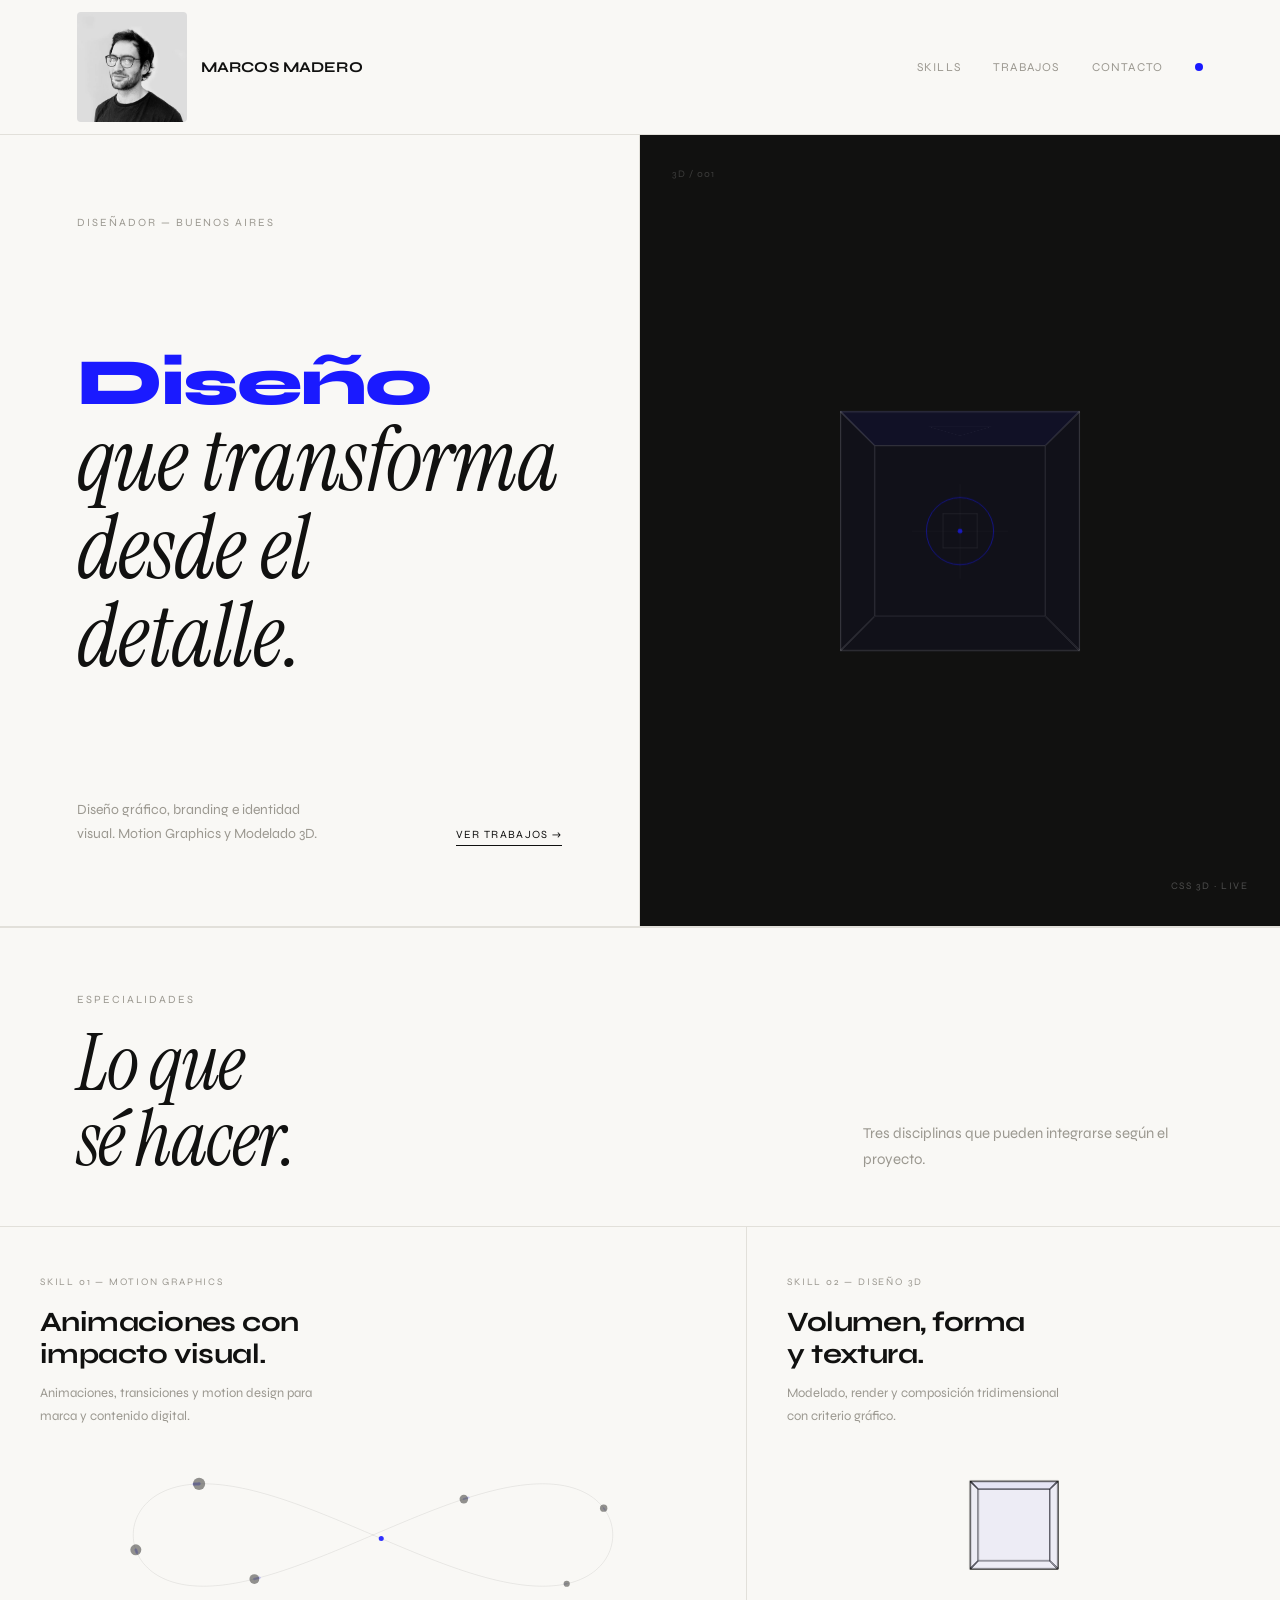
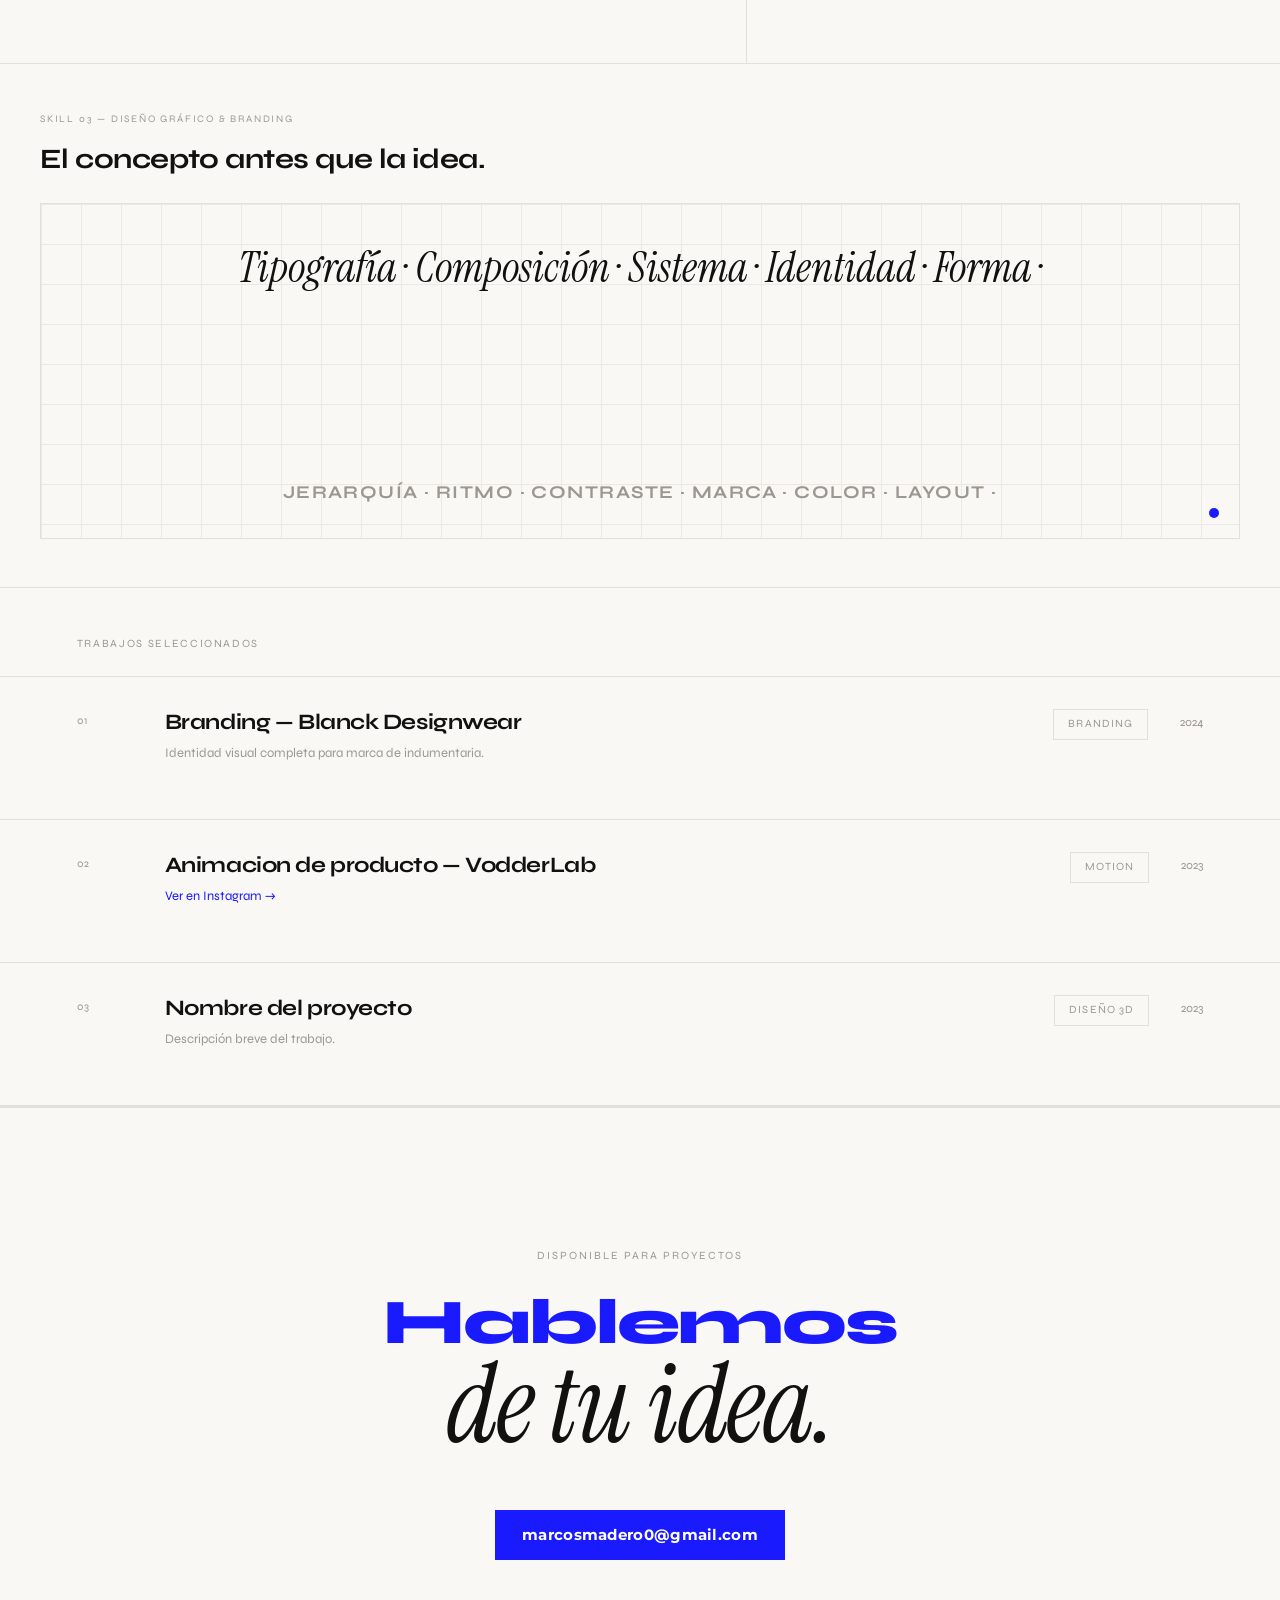
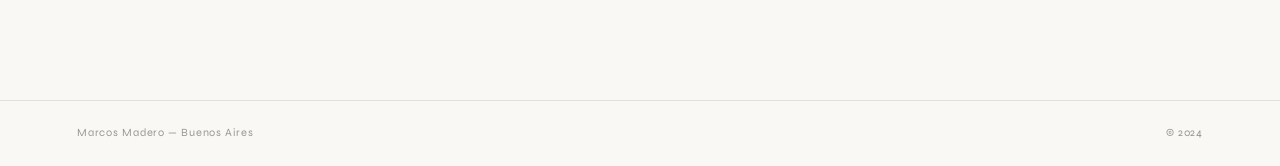
<file: index.html>
<!DOCTYPE html>
<html lang="es">
<head>
<meta charset="UTF-8">
<meta name="viewport" content="width=device-width, initial-scale=1.0">
<title>Tu Nombre — Diseñador</title>
<link href="https://fonts.googleapis.com/css2?family=Syne:wght@400;700;800&family=Instrument+Serif:ital@0;1&family=Montserrat:wght@700&display=swap" rel="stylesheet">
<link rel="stylesheet" href="css/styles.css">
</head>
<body>

<nav>
  <!-- EDITAR: tu nombre -->
  <a href="#" class="logo" style="display:flex;align-items:center;gap:14px"><img src="images/img01.png" alt="Marcos Madero" style="width:110px;height:110px;border-radius:4px;object-fit:cover;object-position:center top;display:block">Marcos Madero</a>
  <div class="nav-r">
    <a href="#skills">Skills</a>
    <a href="#works">Trabajos</a>
    <a href="#contact">Contacto</a>
    <span class="nav-dot"></span>
  </div>
</nav>

<div class="hero">
  <div class="hero-left">
    <!-- EDITAR: tu ciudad / especialidad -->
    <p class="hero-tag reveal">Diseñador — Buenos Aires</p>
    <div class="hero-title reveal d1">
      <em>Diseño</em>
      que transforma<br>desde el<br>detalle.
    </div>
    <div class="hero-bottom reveal d2">
      <p class="hero-desc">Diseño gráfico, branding e identidad visual. Motion Graphics y Modelado 3D.</p>
      <a href="#works" class="hero-cta">Ver trabajos →</a>
    </div>
  </div>
  <div class="hero-right">
    <span class="scene-num">3D / 001</span>
    <div class="scene">
      <div class="cube">
        <div class="face f-front">
          <div class="face-inner">
            <svg width="80" height="80" viewBox="0 0 80 80" fill="none">
              <circle cx="40" cy="40" r="28" stroke="rgba(26,26,255,0.5)" stroke-width="0.8"/>
              <circle cx="40" cy="40" r="2" fill="rgba(26,26,255,0.7)"/>
              <line x1="0" y1="40" x2="80" y2="40" stroke="rgba(255,255,255,0.06)" stroke-width="0.5"/>
              <line x1="40" y1="0" x2="40" y2="80" stroke="rgba(255,255,255,0.06)" stroke-width="0.5"/>
            </svg>
          </div>
        </div>
        <div class="face f-back">
          <div class="face-inner">
            <svg width="80" height="80" viewBox="0 0 80 80" fill="none">
              <rect x="20" y="20" width="40" height="40" stroke="rgba(255,255,255,0.1)" stroke-width="0.8" fill="none"/>
            </svg>
          </div>
        </div>
        <div class="face f-left"></div>
        <div class="face f-right"></div>
        <div class="face f-top">
          <div class="face-inner">
            <svg width="80" height="80" viewBox="0 0 80 80" fill="none">
              <polygon points="40,10 70,65 10,65" stroke="rgba(255,255,255,0.08)" stroke-width="0.8" fill="none"/>
            </svg>
          </div>
        </div>
        <div class="face f-bottom"></div>
      </div>
    </div>
    <span class="scene-label">CSS 3D · Live</span>
  </div>
</div>

<div id="skills" style="padding:64px 6vw 48px;border-top:1px solid var(--line);border-bottom:1px solid var(--line);display:flex;align-items:flex-end;justify-content:space-between;gap:32px;flex-wrap:wrap">
  <div class="reveal">
    <p style="font-size:11px;letter-spacing:0.18em;text-transform:uppercase;color:var(--muted);margin-bottom:16px">Especialidades</p>
    <h2 style="font-family:var(--serif);font-style:italic;font-size:clamp(44px,6vw,80px);line-height:1;letter-spacing:-0.02em;font-weight:400">Lo que<br>sé hacer.</h2>
  </div>
  <p class="reveal d1" style="font-size:15px;color:var(--muted);line-height:1.75;max-width:340px;padding-bottom:6px">Tres disciplinas que pueden integrarse según el proyecto.</p>
</div>

<div class="bento">

  <div class="cell c-wide reveal">
    <p class="cell-label">Skill 01 — Motion Graphics</p>
    <h2 class="cell-title">Animaciones con<br>impacto visual.</h2>
    <p class="cell-body">Animaciones, transiciones y motion design para marca y contenido digital.</p>
    <div style="width:100%;height:160px;margin-top:28px;position:relative;overflow:hidden">
      <canvas id="mc" style="position:absolute;inset:0;width:100%;height:100%"></canvas>
    </div>
  </div>

  <div class="cell c-mid reveal d1">
    <p class="cell-label">Skill 02 — Diseño 3D</p>
    <h2 class="cell-title">Volumen, forma<br>y textura.</h2>
    <p class="cell-body">Modelado, render y composición tridimensional con criterio gráfico.</p>
    <div class="mini-scene">
      <div class="mini-cube">
        <div class="mf mf-front"></div>
        <div class="mf mf-back"></div>
        <div class="mf mf-left"></div>
        <div class="mf mf-right"></div>
        <div class="mf mf-top"></div>
        <div class="mf mf-bottom"></div>
      </div>
    </div>
  </div>

  <div class="cell c-full reveal d2">
    <p class="cell-label">Skill 03 — Diseño Gráfico &amp; Branding</p>
    <h2 class="cell-title">El concepto antes que la idea.</h2>
    <div class="poster" style="aspect-ratio:5/1.4">
      <div class="poster-grid-bg"></div>
      <p class="poster-line">Tipografía · Composición · Sistema · Identidad · Forma ·</p>
      <p class="poster-line-2">JERARQUÍA · RITMO · CONTRASTE · MARCA · COLOR · LAYOUT ·</p>
      <div class="poster-dot"></div>
    </div>
  </div>

</div>

<div id="works" style="border-bottom:1px solid var(--line)">
  <div class="works-header reveal">
    <p class="section-label">Trabajos seleccionados</p>
  </div>
  <div class="works-list">

    <!-- PROYECTO 1 -->
    <div class="work-item reveal">
      <span class="work-num">01</span>
      <div class="work-info">
        <div class="work-name">Branding — Blanck Designwear</div>
        <div class="work-sub">Identidad visual completa para marca de indumentaria.</div>
        <div class="work-thumb">
          <img src="images/img02.jpg" alt="Branding Blanck Designwear" style="width:100%;display:block">
        </div>
      </div>
      <span class="work-tag">Branding</span>
      <span class="work-year">2024</span>
    </div>

    <!-- PROYECTO 2 -->
    <div class="work-item reveal d1">
      <span class="work-num">02</span>
      <div class="work-info">
        <div class="work-name">Animacion de producto — VodderLab</div>
        <div class="work-sub"><a href="https://www.instagram.com/p/DR2j1mOD5UH/" target="_blank" style="color:var(--accent);text-decoration:none;font-size:13px">Ver en Instagram →</a></div>
        <div class="work-thumb">
          <img src="images/img09.jpg" alt="Animacion de producto VodderLab" style="width:100%;display:block">
        </div>
      </div>
      <span class="work-tag">Motion</span>
      <span class="work-year">2023</span>
    </div>

    <!-- PROYECTO 3 -->
    <div class="work-item reveal d2">
      <span class="work-num">03</span>
      <div class="work-info">
        <div class="work-name">Nombre del proyecto</div>
        <div class="work-sub">Descripción breve del trabajo.</div>
        <div class="work-thumb">
          <div class="thumb-placeholder">Agregá tu imagen aquí</div>
        </div>
      </div>
      <span class="work-tag">Diseño 3D</span>
      <span class="work-year">2023</span>
    </div>

  </div>
</div>

<div id="contact" class="contact">
  <p class="contact-pre reveal">Disponible para proyectos</p>
  <div class="contact-big reveal d1">
    <strong>Hablemos</strong>
    de tu idea.
  </div>
  <div class="contact-links reveal d2">
    <a href="mailto:marcosmadero0@gmail.com" class="link-pill a" style="font-family:'Montserrat',sans-serif;font-size:15px;letter-spacing:0.02em;font-weight:700">marcosmadero0@gmail.com</a>
  </div>
</div>

<footer>
  <span>Marcos Madero — Buenos Aires</span>
  <span>© 2024</span>
</footer>

<script src="js/main.js"></script>
</body>
</html>
</file>
<file: css/styles.css>
*,*::before,*::after{box-sizing:border-box;margin:0;padding:0}
:root{
  --bg:#F9F8F5;
  --ink:#111110;
  --muted:#9B9890;
  --line:#E2E0DA;
  --accent:#1A1AFF;
  --syne:'Syne',sans-serif;
  --serif:'Instrument Serif',serif;
}
html{scroll-behavior:smooth}
body{background:var(--bg);color:var(--ink);font-family:var(--syne);font-size:16px;line-height:1.5;overflow-x:hidden}

nav{display:flex;align-items:center;justify-content:space-between;padding:12px 6vw;border-bottom:1px solid var(--line)}
.logo{font-size:15px;font-weight:700;letter-spacing:0.01em;text-decoration:none;color:var(--ink)}
.nav-r{display:flex;align-items:center;gap:32px}
nav a{font-size:12px;letter-spacing:0.1em;text-transform:uppercase;color:var(--muted);text-decoration:none;transition:color 0.2s}
nav a:hover{color:var(--ink)}
.nav-dot{width:8px;height:8px;border-radius:50%;background:var(--accent)}

.hero{display:grid;grid-template-columns:1fr 1fr;min-height:88vh;border-bottom:1px solid var(--line)}
.hero-left{padding:80px 6vw;display:flex;flex-direction:column;justify-content:space-between;border-right:1px solid var(--line)}
.hero-tag{font-size:11px;letter-spacing:0.18em;text-transform:uppercase;color:var(--muted)}
.hero-title{font-family:var(--serif);font-size:clamp(52px,7vw,88px);font-style:italic;line-height:1.0;letter-spacing:-0.01em}
.hero-title em{font-style:normal;font-family:var(--syne);font-weight:800;font-size:0.75em;letter-spacing:-0.03em;display:block;color:var(--accent)}
.hero-bottom{display:flex;align-items:flex-end;justify-content:space-between;gap:24px}
.hero-desc{font-size:14px;color:var(--muted);line-height:1.7;max-width:260px}
.hero-cta{font-size:11px;letter-spacing:0.12em;text-transform:uppercase;color:var(--ink);text-decoration:none;border-bottom:1px solid var(--ink);padding-bottom:2px;white-space:nowrap;transition:color 0.2s,border-color 0.2s}
.hero-cta:hover{color:var(--accent);border-color:var(--accent)}

.hero-right{display:flex;align-items:center;justify-content:center;background:var(--ink);position:relative;overflow:hidden}
.scene{width:200px;height:200px;perspective:600px}
.cube{width:100%;height:100%;position:relative;transform-style:preserve-3d;animation:rotateCube 12s linear infinite}
.face{position:absolute;width:200px;height:200px;border:1px solid rgba(255,255,255,0.15)}
.f-front{transform:translateZ(100px);background:rgba(26,26,255,0.04)}
.f-back{transform:rotateY(180deg) translateZ(100px)}
.f-left{transform:rotateY(-90deg) translateZ(100px)}
.f-right{transform:rotateY(90deg) translateZ(100px)}
.f-top{transform:rotateX(90deg) translateZ(100px);background:rgba(26,26,255,0.06)}
.f-bottom{transform:rotateX(-90deg) translateZ(100px)}
.face-inner{position:absolute;inset:0;display:flex;align-items:center;justify-content:center}
@keyframes rotateCube{0%{transform:rotateX(15deg) rotateY(0deg)}100%{transform:rotateX(15deg) rotateY(360deg)}}
.scene-label{position:absolute;bottom:32px;right:32px;font-size:10px;letter-spacing:0.15em;text-transform:uppercase;color:rgba(255,255,255,0.25);font-family:var(--syne)}
.scene-num{position:absolute;top:32px;left:32px;font-size:10px;letter-spacing:0.1em;color:rgba(255,255,255,0.18);font-family:var(--syne)}

.bento{display:grid;grid-template-columns:repeat(12,1fr);gap:1px;background:var(--line);border-bottom:1px solid var(--line)}
.cell{background:var(--bg);padding:48px 40px;position:relative;overflow:hidden}
.c-wide{grid-column:span 7}
.c-mid{grid-column:span 5}
.c-full{grid-column:span 12}
.cell-label{font-size:10px;letter-spacing:0.18em;text-transform:uppercase;color:var(--muted);margin-bottom:16px}
.cell-title{font-size:28px;font-weight:700;line-height:1.15;letter-spacing:-0.02em}
.cell-body{font-size:13px;color:var(--muted);line-height:1.7;margin-top:12px;max-width:280px}

.mini-scene{margin-top:28px;height:140px;perspective:400px;display:flex;align-items:center;justify-content:center}
.mini-cube{width:80px;height:80px;position:relative;transform-style:preserve-3d;animation:rotateCube 8s linear infinite}
.mf{position:absolute;width:80px;height:80px;border:1.5px solid var(--ink)}
.mf-front{transform:translateZ(40px);background:rgba(26,26,255,0.05)}
.mf-back{transform:rotateY(180deg) translateZ(40px)}
.mf-left{transform:rotateY(-90deg) translateZ(40px)}
.mf-right{transform:rotateY(90deg) translateZ(40px)}
.mf-top{transform:rotateX(90deg) translateZ(40px);background:rgba(26,26,255,0.03)}
.mf-bottom{transform:rotateX(-90deg) translateZ(40px)}

.poster{margin-top:28px;border:1px solid var(--line);aspect-ratio:3/2;display:flex;align-items:center;justify-content:center;position:relative;overflow:hidden}
.poster-grid-bg{position:absolute;inset:0;background-image:repeating-linear-gradient(var(--line) 0 1px,transparent 1px 100%),repeating-linear-gradient(90deg,var(--line) 0 1px,transparent 1px 100%);background-size:40px 40px;opacity:0.6}
.poster-line{position:absolute;top:32px;font-family:var(--serif);font-style:italic;font-size:clamp(28px,3.5vw,42px);white-space:nowrap;animation:marquee 12s linear infinite;z-index:1}
.poster-line-2{position:absolute;bottom:32px;font-family:var(--syne);font-weight:700;font-size:clamp(12px,1.5vw,18px);white-space:nowrap;letter-spacing:0.08em;animation:marquee 18s linear infinite reverse;z-index:1;color:var(--muted)}
.poster-dot{position:absolute;width:10px;height:10px;border-radius:50%;background:var(--accent);bottom:20px;right:20px;z-index:2}
@keyframes marquee{0%{transform:translateX(10%)}100%{transform:translateX(-80%)}}

.works-header{display:flex;align-items:center;justify-content:space-between;padding:48px 6vw 0}
.section-label{font-size:11px;letter-spacing:0.15em;text-transform:uppercase;color:var(--muted)}
.works-list{margin-top:24px;border-top:1px solid var(--line)}
.work-item{display:grid;grid-template-columns:56px 1fr auto auto;align-items:start;gap:32px;padding:32px 6vw;border-bottom:1px solid var(--line);transition:background 0.2s}
.work-item:hover{background:rgba(26,26,255,0.025)}
.work-num{font-size:11px;color:var(--muted);letter-spacing:0.1em;padding-top:4px}
.work-info{display:flex;flex-direction:column;gap:8px}
.work-name{font-size:22px;font-weight:700;letter-spacing:-0.02em;line-height:1.2;transition:color 0.2s}
.work-item:hover .work-name{color:var(--accent)}
.work-sub{font-size:13px;color:var(--muted)}
.work-tag{font-size:11px;letter-spacing:0.1em;text-transform:uppercase;color:var(--muted);border:1px solid var(--line);padding:6px 14px;white-space:nowrap;align-self:start}
.work-year{font-size:12px;color:var(--muted);white-space:nowrap;align-self:start;padding-top:4px}
.work-thumb{width:100%;margin-top:16px;overflow:hidden;max-height:0;transition:max-height 0.6s ease}
.work-item:hover .work-thumb{max-height:1200px}
.thumb-placeholder{background:var(--line);height:280px;display:flex;align-items:center;justify-content:center;font-size:11px;letter-spacing:0.12em;text-transform:uppercase;color:var(--muted)}

.contact{padding:140px 6vw;text-align:center;border-top:1px solid var(--line)}
.contact-pre{font-size:11px;letter-spacing:0.18em;text-transform:uppercase;color:var(--muted);margin-bottom:28px}
.contact-big{font-family:var(--serif);font-style:italic;font-size:clamp(52px,9vw,110px);line-height:0.95;letter-spacing:-0.02em;margin-bottom:12px}
.contact-big strong{font-style:normal;font-family:var(--syne);font-weight:800;font-size:0.58em;display:block;letter-spacing:-0.03em;color:var(--accent)}
.contact-links{display:flex;align-items:center;justify-content:center;gap:8px;flex-wrap:wrap;margin-top:52px}
.link-pill{font-size:13px;letter-spacing:0.04em;color:var(--ink);text-decoration:none;border:1px solid var(--line);padding:13px 26px;transition:all 0.25s;font-weight:700}
.link-pill:hover{background:var(--ink);color:var(--bg);border-color:var(--ink)}
.link-pill.a{background:var(--accent);color:#fff;border-color:var(--accent)}
.link-pill.a:hover{background:transparent;color:var(--accent)}

footer{padding:24px 6vw;display:flex;align-items:center;justify-content:space-between;font-size:11px;color:var(--muted);letter-spacing:0.08em;border-top:1px solid var(--line)}

.reveal{opacity:0;transform:translateY(18px);transition:opacity 0.8s cubic-bezier(0.16,1,0.3,1),transform 0.8s cubic-bezier(0.16,1,0.3,1)}
.reveal.in{opacity:1;transform:none}
.d1{transition-delay:0.1s}.d2{transition-delay:0.2s}.d3{transition-delay:0.3s}

@media(max-width:860px){
  .hero{grid-template-columns:1fr}
  .hero-right{display:none}
  .c-wide,.c-mid{grid-column:span 12}
  .work-item{grid-template-columns:40px 1fr;gap:16px}
  .work-tag,.work-year{display:none}
}
</file>
